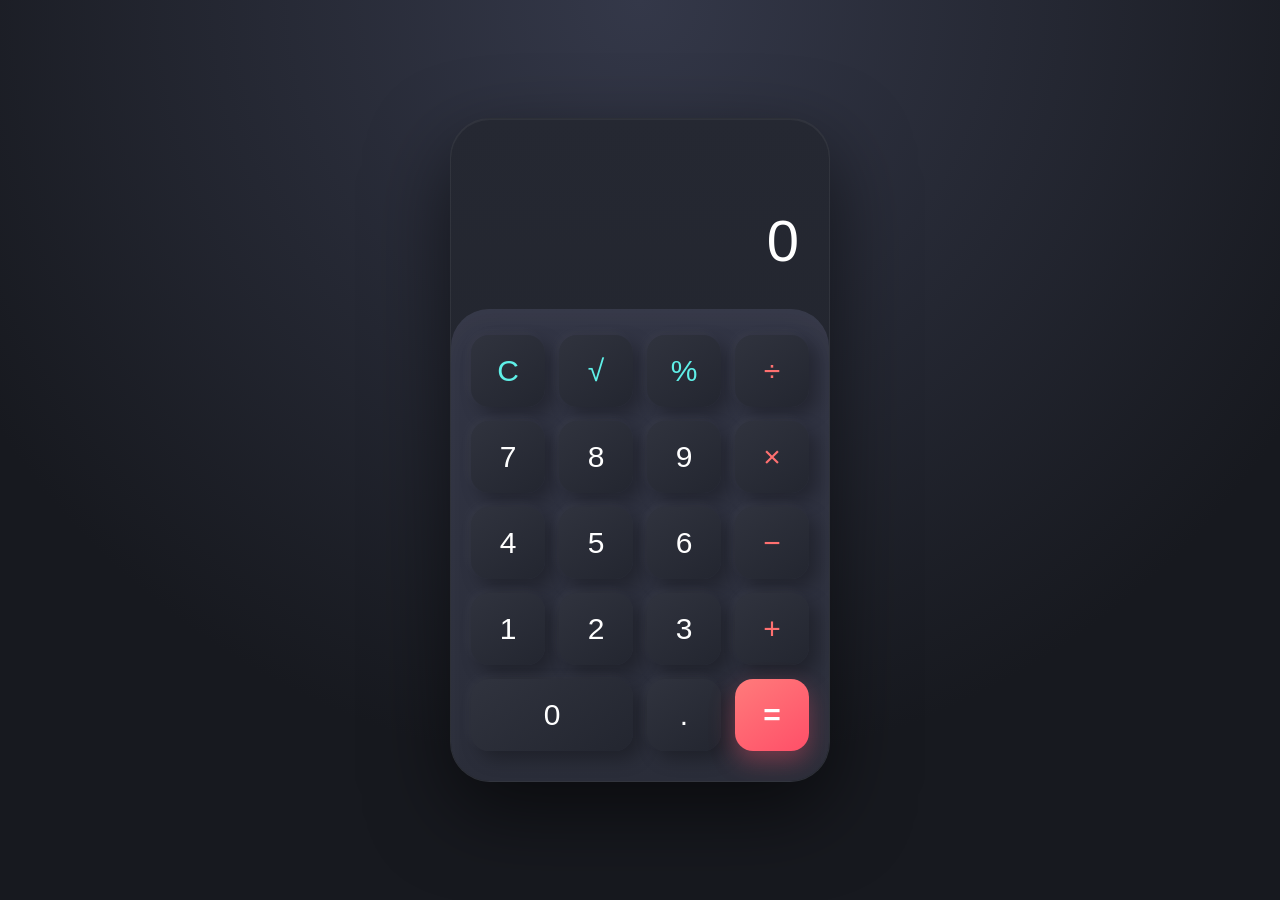
<file: index.html>
<!DOCTYPE html>
<html lang="en">
<head>
  <meta charset="UTF-8">
  <meta name="viewport" content="width=device-width, initial-scale=1.0">
  <title>Glass Calculator</title>
  <link rel="stylesheet" href="style.css">
</head>
<body>

  <div class="calculator">

    <div class="display">
      <input type="text" id="result" value="0" readonly>
    </div>

    <div class="buttons">

      <!-- Row 1 -->
      <button class="btn operator" onclick="clearDisplay()">C</button>
      <button class="btn operator" onclick="appendRoot()">√</button>
      <button class="btn operator" onclick="appendValue('%')">%</button>
      <button class="btn symbol" onclick="appendValue('/')">÷</button>

      <!-- Row 2 -->
      <button class="btn" onclick="appendValue('7')">7</button>
      <button class="btn" onclick="appendValue('8')">8</button>
      <button class="btn" onclick="appendValue('9')">9</button>
      <button class="btn symbol" onclick="appendValue('*')">×</button>

      <!-- Row 3 -->
      <button class="btn" onclick="appendValue('4')">4</button>
      <button class="btn" onclick="appendValue('5')">5</button>
      <button class="btn" onclick="appendValue('6')">6</button>
      <button class="btn symbol" onclick="appendValue('-')">−</button>

      <!-- Row 4 -->
      <button class="btn" onclick="appendValue('1')">1</button>
      <button class="btn" onclick="appendValue('2')">2</button>
      <button class="btn" onclick="appendValue('3')">3</button>
      <button class="btn symbol" onclick="appendValue('+')">+</button>

      <!-- Row 5 -->
      <button class="btn zero" onclick="appendValue('0')">0</button>
      <button class="btn" onclick="appendValue('.')">.</button>
      <button class="btn equal" onclick="calculate()">=</button>

    </div>

  </div>

  <script src="script.js"></script>

</body>
</html>
</file>
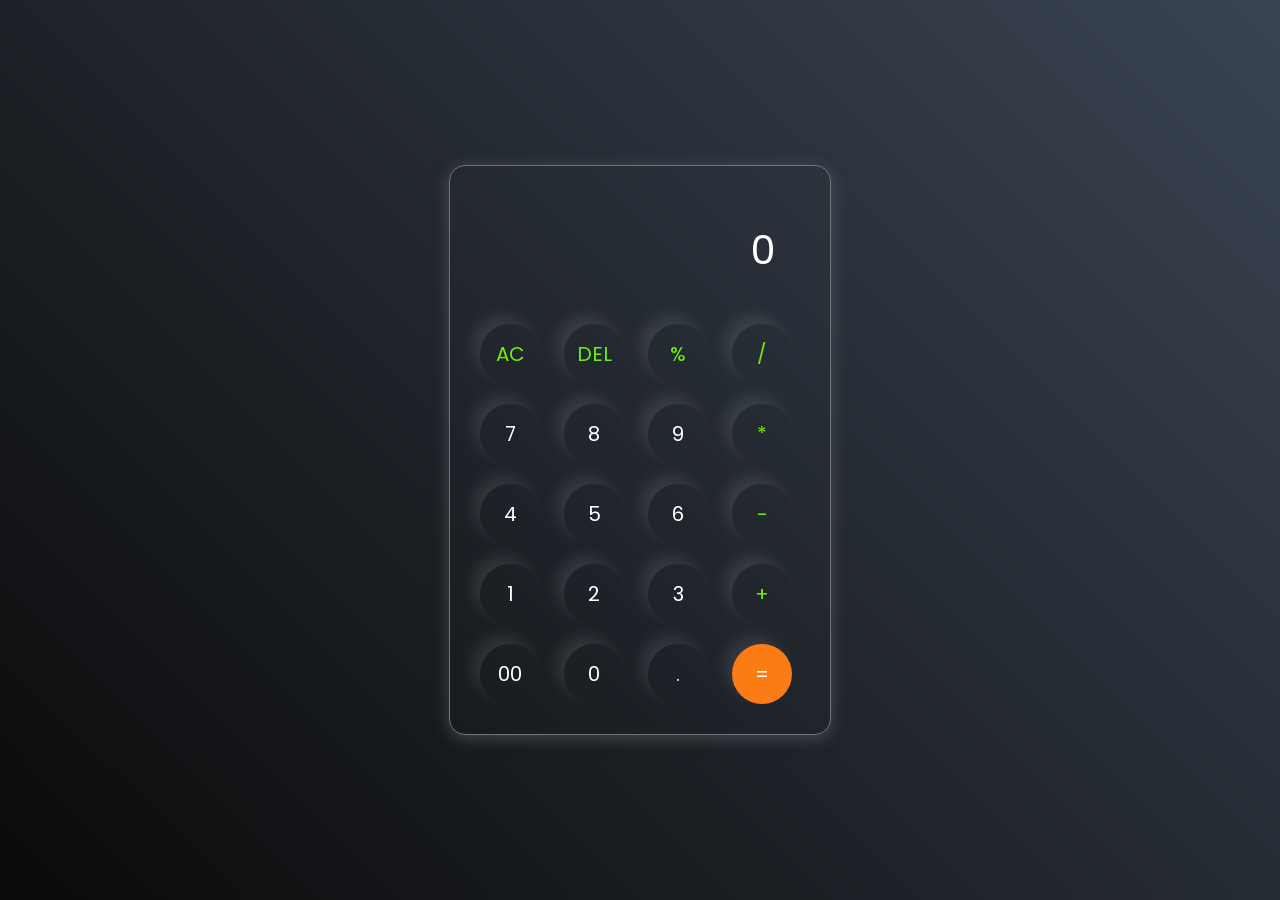
<file: calculator/index.html>
<!DOCTYPE html>
<html lang="en">
<head>
    <meta charset="UTF-8">
    <meta name="viewport" content="width=device-width, initial-scale=1.0">
    <title>Calculator</title>
    <link rel="stylesheet" href="style.css">
</head>
<body>
   <div class="calculator">
    <input type="text" placeholder="0" id="inputBox"/>   
    <div>
        <button class="operator">AC</button>
        <button class="operator">DEL</button>
        <button class="operator">%</button>
        <button class="operator">/</button>
    </div>
    <div>
        <button>7</button>
        <button>8</button>
        <button>9</button>
        <button class="operator">*</button>
    </div>
    <div>
        <button>4</button>
        <button>5</button>
        <button>6</button>
        <button class="operator">-</button>
    </div>
    <div>
        <button>1</button>
        <button>2</button>
        <button>3</button>
        <button class="operator">+</button>
    </div>
    <div>
        <button>00</button>
        <button>0</button>
        <button>.</button>
        <button class="equalBtn">=</button>
    </div>
   </div>

    <script src="script.js"></script>
</body>
</html>
</file>
<file: style.css>
* {
  margin: 0;
  padding: 0;
  box-sizing: border-box;
  font-family: "Poppins", Arial, sans-serif;
}

body {
  min-height: 100vh;
  background: radial-gradient(circle at top, #343849, #17191f 70%);
  display: flex;
  justify-content: center;
  align-items: center;
}

.calculator {
  width: 380px;
  background: linear-gradient(180deg, #252832, #20232b);
  border-radius: 40px;
  overflow: hidden;
  box-shadow:
    0 30px 80px rgba(0, 0, 0, 0.55),
    inset 0 1px 0 rgba(255, 255, 255, 0.05);
  border: 1px solid rgba(255, 255, 255, 0.06);
}

.display {
  height: 190px;
  display: flex;
  align-items: flex-end;
  justify-content: flex-end;
  padding: 35px 28px;
}

.display input {
  width: 100%;
  background: transparent;
  border: none;
  outline: none;
  color: #ffffff;
  font-size: 58px;
  font-weight: 300;
  text-align: right;
  letter-spacing: 2px;
}

.buttons {
  background: linear-gradient(180deg, #323545, #2a2d39);
  padding: 26px 20px 30px;
  border-radius: 38px 38px 0 0;
  display: grid;
  grid-template-columns: repeat(4, 1fr);
  gap: 14px;
  box-shadow: inset 0 12px 25px rgba(255, 255, 255, 0.03);
}

.btn {
  height: 72px;
  border: none;
  border-radius: 18px;
  background: linear-gradient(145deg, #30333e, #232630);
  color: #ffffff;
  font-size: 30px;
  font-weight: 400;
  cursor: pointer;
  box-shadow:
    8px 8px 18px rgba(0, 0, 0, 0.28),
    -4px -4px 12px rgba(255, 255, 255, 0.03);
  transition: all 0.18s ease;
}

.btn:hover {
  transform: translateY(-3px);
  background: linear-gradient(145deg, #3a3e4b, #292c36);
}

.btn:active {
  transform: scale(0.95);
  box-shadow: inset 5px 5px 12px rgba(0, 0, 0, 0.35);
}

.operator {
  color: #5ff0e8;
  font-weight: 500;
}

.symbol {
  color: #ff7070;
  font-weight: 500;
}

.equal {
  background: linear-gradient(145deg, #ff7b7b, #ff4f68);
  color: white;
  font-weight: 600;
  box-shadow: 0 10px 25px rgba(255, 79, 104, 0.35);
}

.equal:hover {
  background: linear-gradient(145deg, #ff8b8b, #ff5d73);
}

.zero {
  grid-column: span 2;
}

@media (max-width: 450px) {
  .calculator {
    width: 92%;
  }

  .btn {
    height: 65px;
    font-size: 26px;
  }

  .display input {
    font-size: 48px;
  }
}
</file>
<file: calculator/style.css>
@import url('https://fonts.googleapis.com/css2?family=Poppins:wght@500&display=swap');

*{
    margin: 0;
    padding: 0;
    box-sizing: border-box;
    font-family: 'Poppins', sans-serif;
}

body{
    width: 100%;
    height: 100vh;
    display: flex;
    justify-content: center;
    align-items: center;
    background: linear-gradient(45deg, #0a0a0a, #3a4452);
}

.calculator{
    border: 1px solid #717377;
    padding: 20px;
    border-radius: 16px;
    background: transparent;
    box-shadow: 0px 3px 15px rgba(113, 115, 119, 0.5);

}

input{
    width: 320px;
    border: none;
    padding: 24px;
    margin: 10px;
    background: transparent;
    box-shadow: 0px 3px 15px rgbs(84, 84, 84, 0.1);
    font-size: 40px;
    text-align: right;
    cursor: pointer;
    color: #ffffff;
}

input::placeholder{
    color: #ffffff;
}

button{
    border: none;
    width: 60px;
    height: 60px;
    margin: 10px;
    border-radius: 50%;
    background: transparent;
    color: #ffffff;
    font-size: 20px;
    box-shadow: -8px -8px 15px rgba(255, 255, 255, 0.1);
    cursor: pointer;
}

.equalBtn{
    background-color: #fb7c14;
}

.operator{
    color: #6dee0a;
}
</file>
